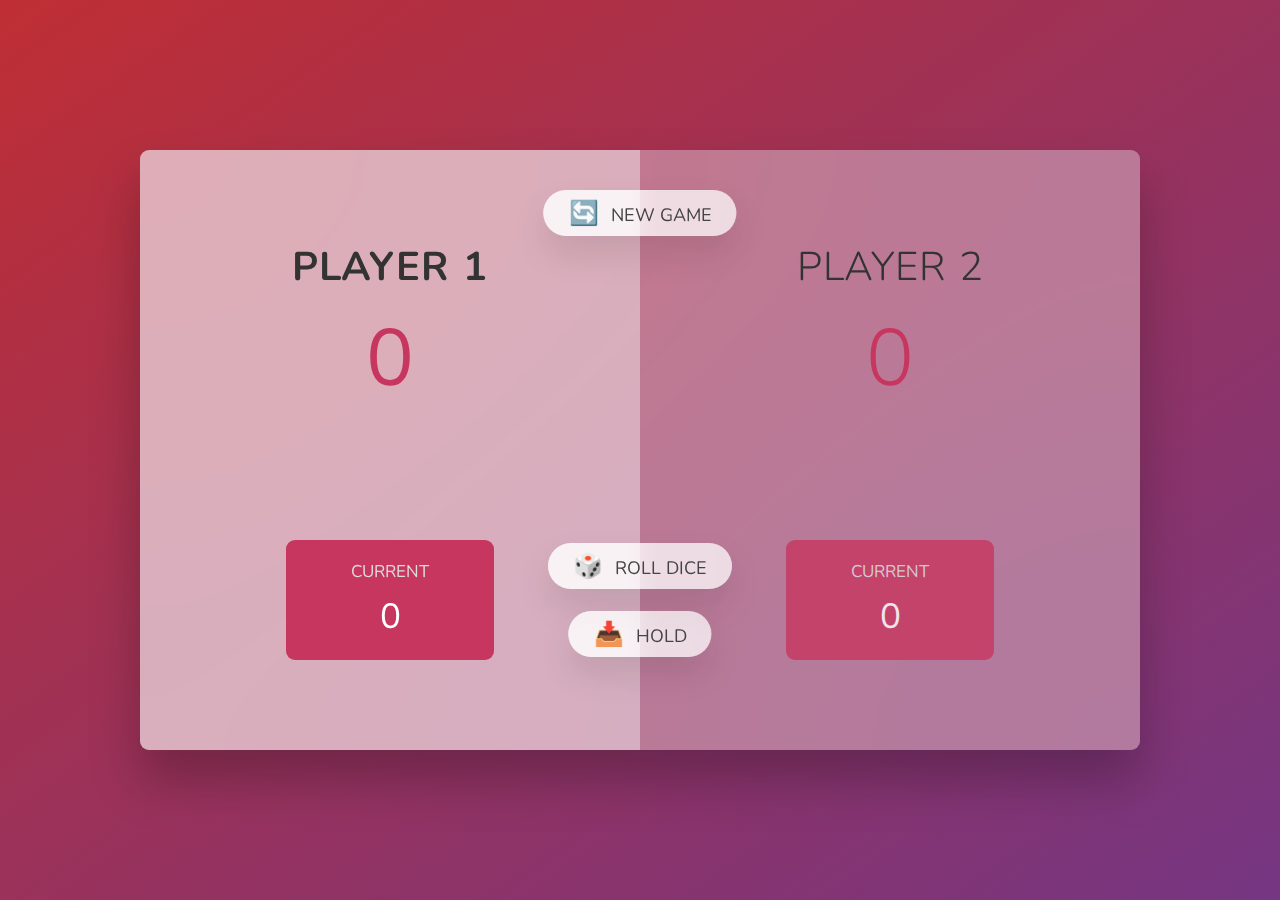
<file: PIG_GAME/index.html>
<!DOCTYPE html>
<html lang="en">
  <head>
    <meta charset="UTF-8" />
    <meta name="viewport" content="width=device-width, initial-scale=1.0" />
    <meta http-equiv="X-UA-Compatible" content="ie=edge" />
    <link rel="stylesheet" href="style.css" />
    <title>Pig Game</title>
  </head>
  <body>
    <main>
      <section class="player player--0 player--active">
        <h2 class="name" id="name--0">Player 1</h2>
        <p class="score" id="score--0">43</p>
        <div class="current">
          <p class="current-label">Current</p>
          <p class="current-score" id="current--0">0</p>
        </div>
      </section>
      <section class="player player--1">
        <h2 class="name" id="name--1">Player 2</h2>
        <p class="score" id="score--1">24</p>
        <div class="current">
          <p class="current-label">Current</p>
          <p class="current-score" id="current--1">0</p>
        </div>
      </section>

      <img src="dice-5.png" alt="Playing dice" class="dice" />
      <button class="btn btn--new">🔄 New game</button>
      <button class="btn btn--roll">🎲 Roll dice</button>
      <button class="btn btn--hold">📥 Hold</button>
    </main>
    <script src="script1.js"></script>
  </body>
</html>
</file>
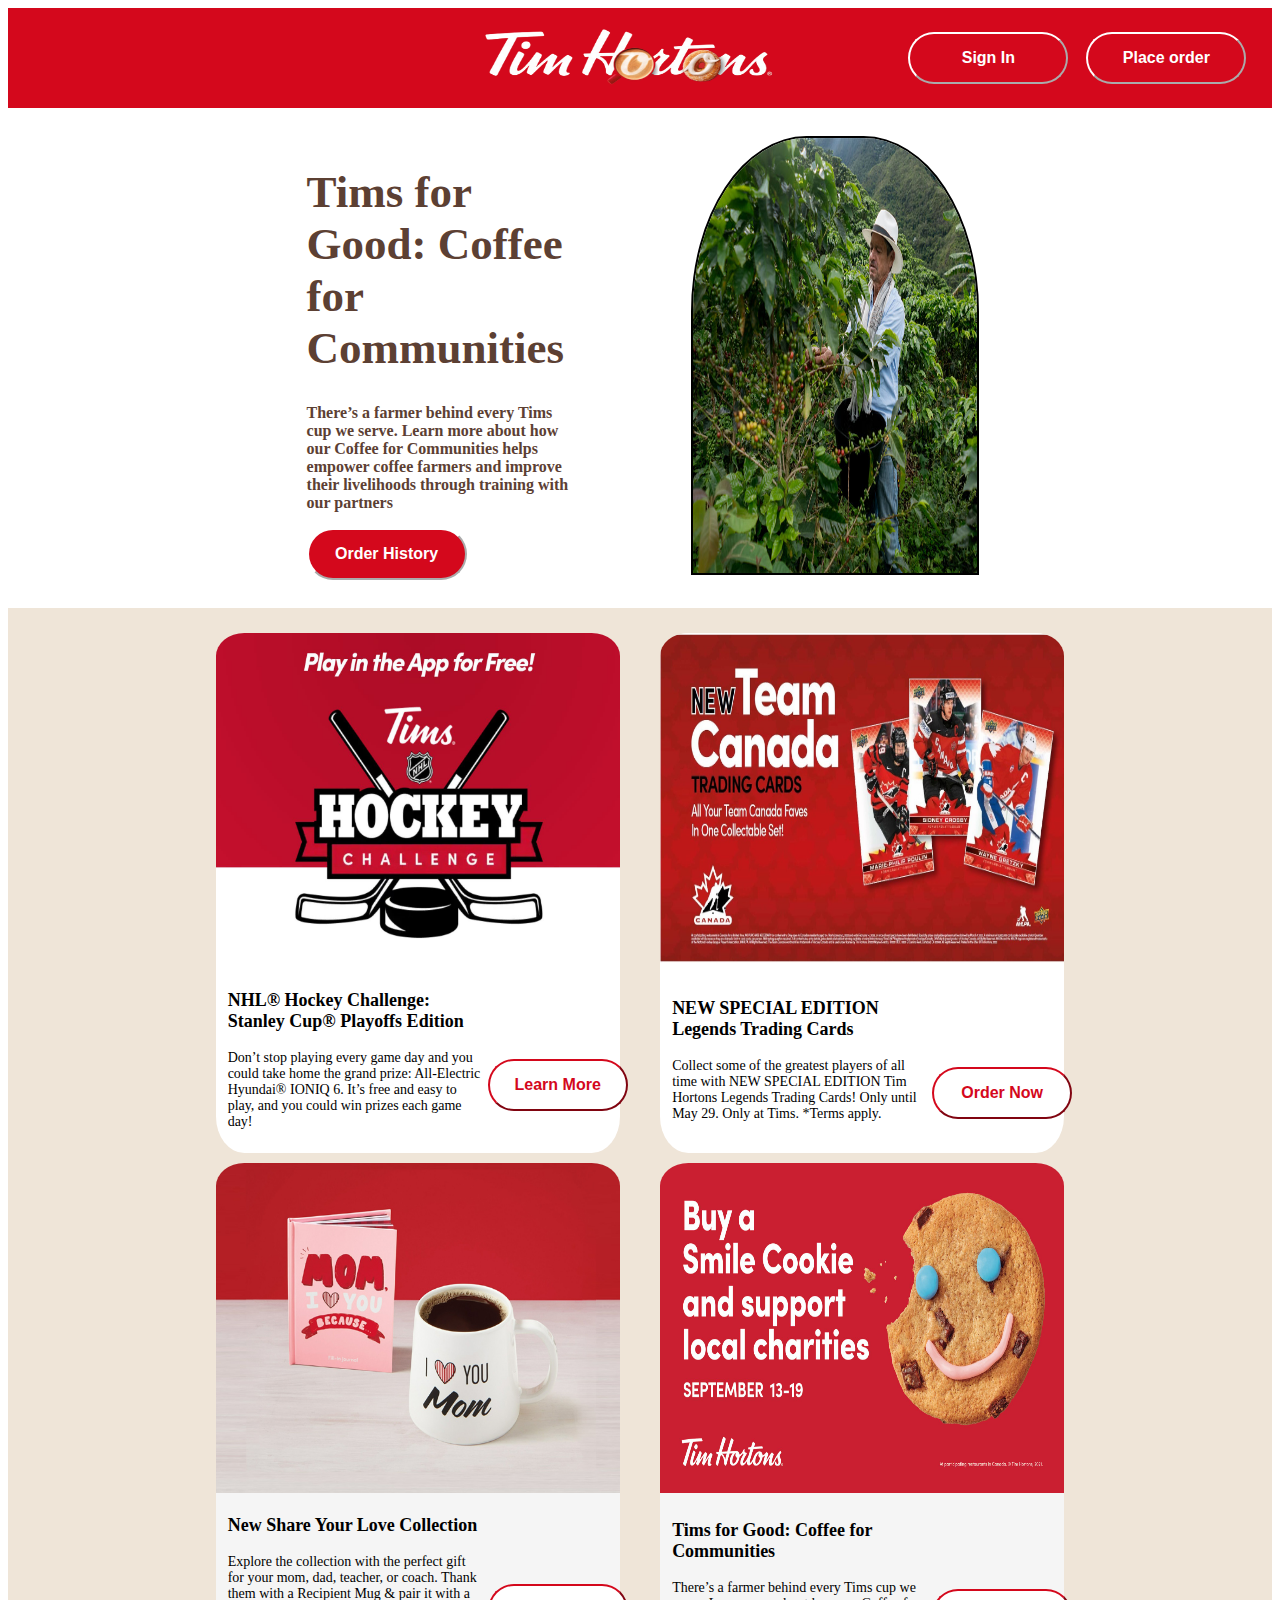
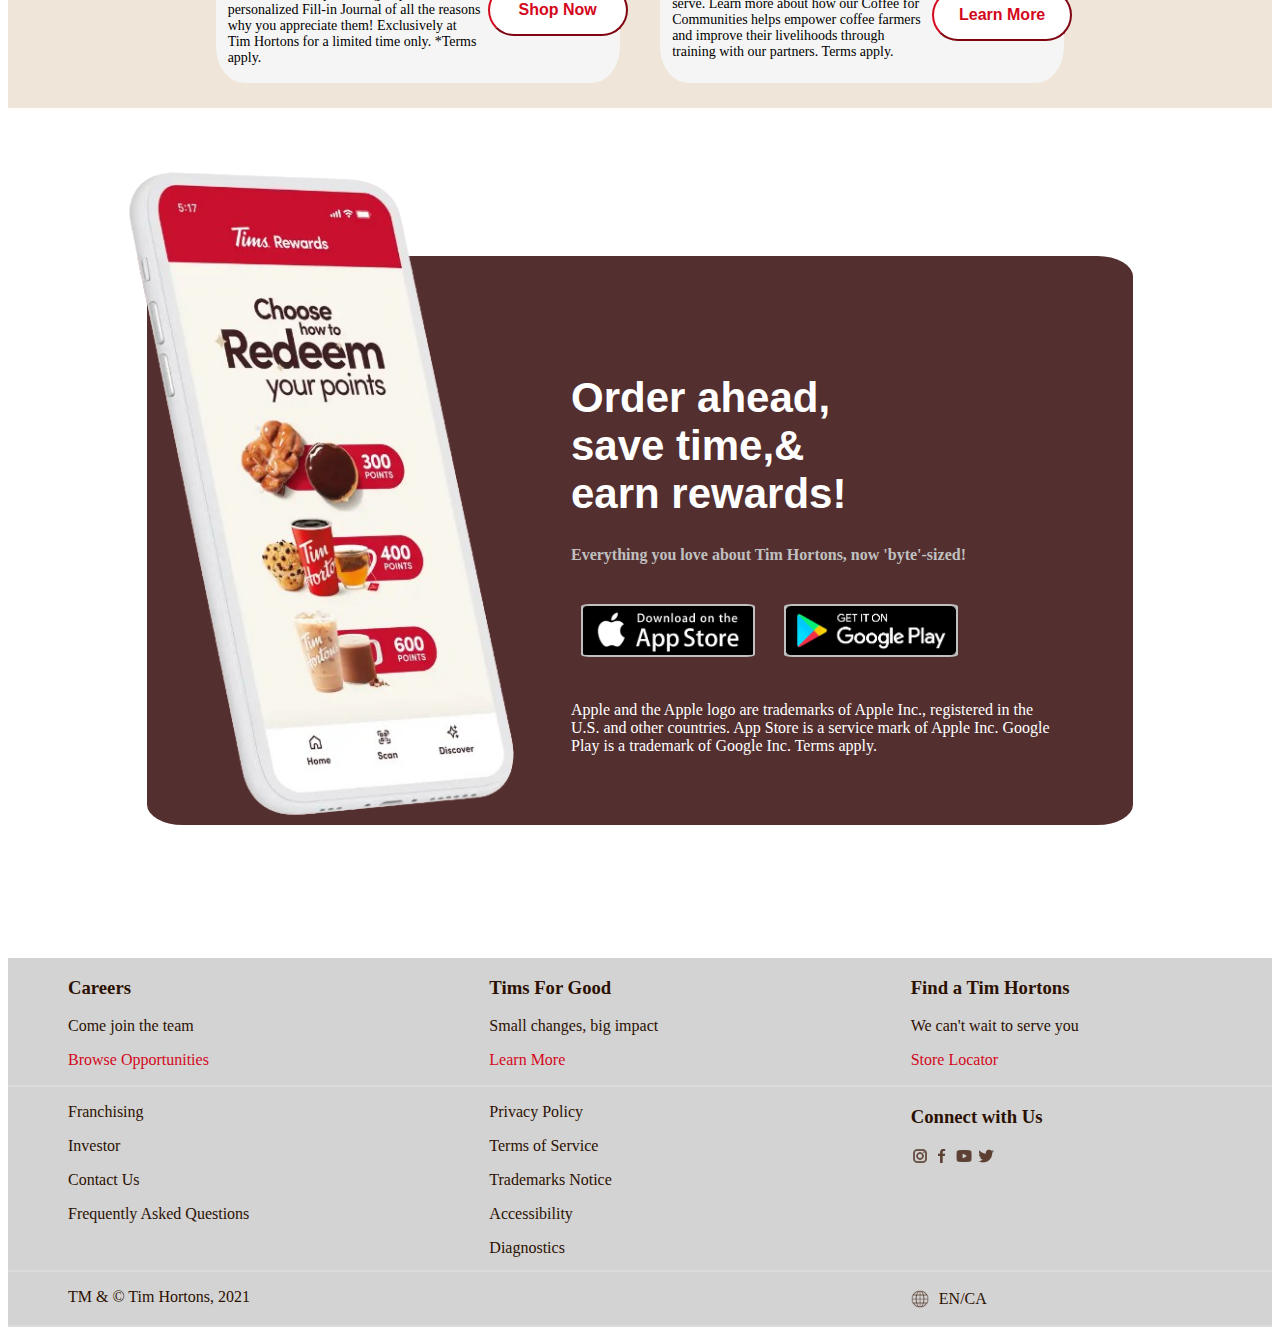
<file: Tim_Hortons_Project/index.html>
<!DOCTYPE html>
<html lang="en">
<head>
    <meta charset="UTF-8">
    <meta http-equiv="X-UA-Compatible" content="IE=edge">
    <meta name="viewport" content="width=device-width, initial-scale=1.0">
    <link rel="stylesheet" href="css/index.css">
    <title>Document</title>
</head>
<body>
    <div class="main-container">
        <section id="header">
            <div class="item header-container">
                <div class="header-item1">
                    <a href="index.html">
                        <img id="label1" src="images/Tim_Hortons-Advert.png" alt="label">
                    </a>  
                </div>
                <div class="header-item2">
                    <a href="Sign-in.html">
                        <input type="button" id="Sign-In" class="other-button" value="Sign In">
                    </a>
                    <a href="order.html">
                        <input type="button" value="Place order" class="other-button">
                    </a>
                    
                </div>
            </div>
        </section>
        <section>
            <div class="item intro-container" >
                <div class="intro-item1">
                   <h1 id="intro-header">
                     Tims for Good:
                     Coffee for    
                     Communities   
                   </h1>
                    <p>
                        There’s a farmer behind every Tims cup we serve. Learn 
                        more about how our Coffee for Communities helps empower
                        coffee farmers and improve their
                        livelihoods through training with our partners
                    </p>     
                    <div>
                        <a href="Sign-in.html" id="wierd-link">
                        <input type="button" value="Order History" class="other-button" id="wierd-button">
                        </a>
                    </div>       
                </div>
                <div class="intro-item2">
                    <img id="hero-image" src="images/tim_hortons_coffee.jpg">
                </div>
            </div>
        </section>
      
        <div class="item cupon-container" >
            <div class="cupon cupon-item1">
                <img class="cupon-images" src="images/hokey.jpg" id="hockey" alt="hockey-image">
                <div class="cupon-body">
                    <div class="cupon-paragraphs">
                        <p class="para-header">
                            NHL® Hockey Challenge: Stanley Cup®
                            Playoffs Edition​
                         </p>
                         <p class="para-body">
                            Don’t stop playing every game day and you could take home the grand prize: 
                            All-Electric Hyundai® IONIQ 6. It’s free and easy to play, and you could win prizes each game day!
                         </p>
                    </div>
                     <a href="https://www.timhortons.ca/tims-nhl-hockey-challenge">
                        <input type="button"  value="Learn More" class="para-button">
                    </a>
                </div>
            </div>
            <div class="cupon cupon-item2">
                <img class="cupon-images" src="images/legend_trading.jpg" id="legend" alt="legend">
                <div class="cupon-body">
                    <div class="cupon-paragraphs">
                        <p class="para-header">
                            NEW SPECIAL EDITION Legends​ Trading
                            Cards
                         </p>
                         <p class="para-body">
                            Collect some of the greatest players of all time​ with NEW 
                            SPECIAL EDITION Tim Hortons Legends​ Trading Cards! Only
                            until May 29. Only at Tims. *Terms apply.
                         </p>
                    </div>
                    <a href="https://www.timhortons.ca/tims-for-good">
                        <input type="button"  value="Order Now" class="para-button">
                    </a>
                </div>
                
            </div>
            <div class="cupon cupon-item3" >
                <img class="cupon-images" src="images/Share_love.jpg" id="legend" alt="legend" >    
                <div class="cupon-body">
                    <div class="cupon-paragraphs">
                        <p class="para-header">
                            New Share Your Love Collection
                         </p>
                         <p class="para-body">
                            Explore the collection with the perfect gift for your mom, dad,
                            teacher, or coach. Thank them with a Recipient Mug & pair it with
                            a personalized Fill-in Journal of all the reasons why you 
                            appreciate them! Exclusively at Tim Hortons​ for a limited time only. *Terms apply.
                         </p>
                    </div>
                    <a href="https://www.timhortons.ca/tims-at-home" >
                        <input type="button"  value="Shop Now" class="para-button">
                    </a>
                </div>
            </div>
            <div class="cupon cupon-item4">
                <img class="cupon-images" src="images/smile.jpg" id="legend" alt="legend">
                <div class="cupon-body">
                    <div class="cupon-paragraphs">
                        <p class="para-header">
                            Tims for Good: Coffee for Communities
                         </p><p class="para-body">
                            There’s a farmer behind every Tims cup we serve. Learn more 
                            about how our Coffee for Communities helps empower coffee 
                            farmers and improve their livelihoods through training with 
                            our partners. Terms apply.
                         </p>
                    </div>
                    <a href="https://www.timhortons.ca/tims-for-good">
                        <input type="button"  value="Learn More"  class="para-button">
                    </a>
                </div>
                
            </div>
        </div>


        <div class="app-container">
            <div class="app-item">
                <div class="app-image">
                    <img src="images/app_phone.png" id="the-phone">
                </div>
                <div class="app-body">
                    <h1>
                        Order ahead,<br>
                        save time,&<br>
                        earn rewards!<br>
                    </h1>
                    <h4>
                     Everything you love about Tim Hortons, now 'byte'-sized!
                    </h4>
                    <div class="app-stores-image-container">
                        <a href="https://apps.apple.com/us/app/tim-hortons/id1143883086">
                            <img  class="app-stores-images"src="images/iphone-app-store.jpg" >
                        </a>
                        <a  href="https://play.google.com/store/apps/details?id=digital.rbi.timhortons&pli=1">
                            <img class="app-stores-images" src="images/get-it-on-google-play-button.png">
                        </a>
                    </div>
                    <p>
                        Apple and the Apple logo are trademarks of Apple Inc., registered in the <br>
                        U.S. and other countries. App Store is a service mark of Apple Inc. Google <br>
                        Play is a trademark of Google Inc. Terms apply. 
                    </p>
                </div>
            </div>
        </div>
        

        <div class="contact-container">
            <div class="contact-item contact-item1">
                <h3>Careers</h3>
                <p>Come join the team</p>
                <a href="https://www.timhortons.ca/join-our-team" class="change-color">
                    <p>Browse Opportunities</p>
                </a>
            </div>
            <div class="contact-item contact-item2">
                <h3>Tims For Good</h3>
                <p>Small changes, big impact</p>
                <a href="https://www.timhortons.ca/tims-for-good"  class="change-color">
                    <p>Learn More</p>
                </a>
            </div>
            <div class="contact-item contact-item3">
                <h3>Find a Tim Hortons</h3>
                <p>We can't wait to serve you</p>
                <a href="https://www.timhortons.ca/store-locator"  class="change-color">
                    <p>Store Locator</p>
                </a>
            </div>
            <div class="contact-item contact-item4" >
                <a href="https://www.timhortons.ca/franchise">
                    <p>Franchising</p>
                </a>
                <a href="https://www.rbi.com/English/investors/investor-home/default.aspx">
                    <p>Investor</p>
                </a>
                <a href="https://www.timhortons.ca/support">
                    <p>Contact Us</p>
                </a>
                <a href="https://www.timhortons.ca/frequently-asked-questions">
                    <p>Frequently Asked Questions</p>
                </a>
            </div>
            <div class="contact-item contact-item5">
                <a href="https://www.timhortons.ca/privacy-policy">
                    <p>Privacy Policy</p>
                </a>
                <a href="https://www.timhortons.ca/terms-of-use">
                    <p>Terms of Service</p>
                </a>
                <a href="https://www.timhortons.ca/trademarks">
                    <p>Trademarks Notice</p>
                </a>
                <a href="https://www.timhortons.ca/accessibility-policy">
                    <p>Accessibility</p>
                </a>
                <a href="https://www.timhortons.ca/accessibility-policy">
                    <p>Diagnostics</p>
                </a>
            </div>
            <div class="contact-item contact-item6">
                <h3>Connect with Us</h3>
                <a href="https://www.instagram.com/TimHortons/">
                    <img class="contact-images" src="images/icons8-instagram-24.png">
                </a>
                 <a href="https://www.facebook.com/TimHortons/">
                    <img class="contact-images" src="images/icons8-facebook-30.png">  
                 </a>
                 <a href="https://www.youtube.com/user/TimHortons">
                    <img class="contact-images" src="images/icons8-youtube-24.png">
                 </a>
                 <a href="https://twitter.com/timhortons/">
                    <img class="contact-images" src="images/icons8-twitter-30.png">
                 </a>
            </div>
            <div class="contact-item contact-item7">
                <p id="copy-write">TM & © Tim Hortons, 2021</p>
                <div class="contact-country">
                    <img class="contact-images" src="images/icons8-world-50.png">
                    <p id="copy-write">EN/CA</p>
                </div> 
            </div> 
            
        </div>
    </div>
</body>
</html>
<script>
    document.getElementById("wierd-button").onclick=function()
    {
        document.getElementById("wierd-link").href="Sign-in.html";
    }
</script>
</file>
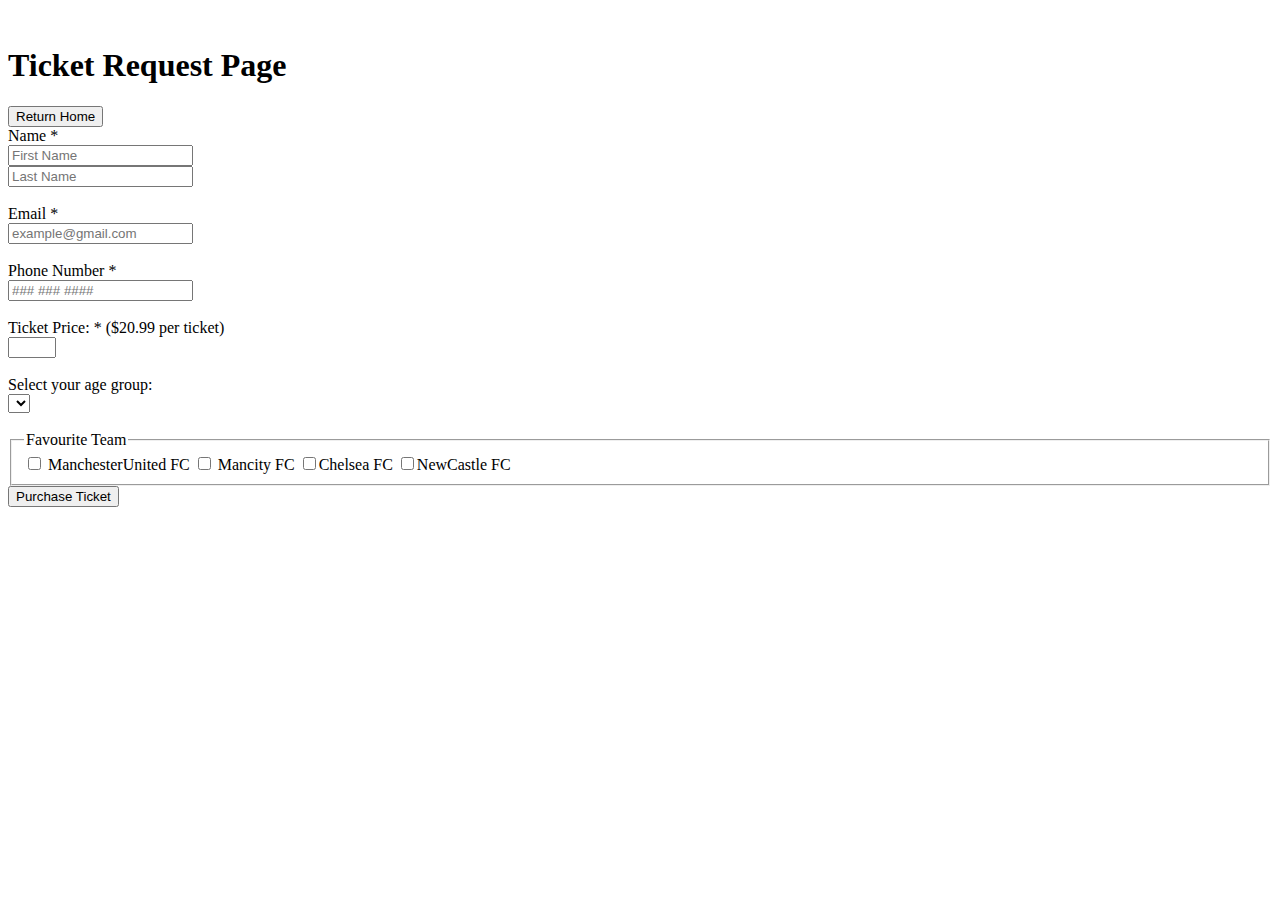
<file: Soccer_Event/src/main/resources/templates/addPage.html>
<!DOCTYPE html>
<html xmlns:th="http://www.thymeleaf.org">
<head>
<meta charset="ISO-8859-1">
<title>Insert title here</title>
<link rel="stylesheet" th:href="@{/css/addPage.css}">
</head>
<body>
	<header>
			<img th:src="@{/images/ball.png}">
		    <h1>Ticket Request Page</h1>
	</header>
	
	
	<a th:href="@{/}">
	<button class="btn10">Return Home</button>
	</a>
	
	
<form th:action="@{/addPageSubmition}" method="get" th:object="${ticketOrder}">
	<section>
		<label>Name<span> *</span></label><br>
		<input type="text" placeholder="First Name" th:field="*{firstName}" required><br>
		<input type="text" placeholder="Last Name"  th:field="*{lastName}" required>
	</section>
	<br>
	
	<section>
		<label>Email<span> *</span></label><br>
		<input type="email" placeholder="example@gmail.com" th:field="*{email}" required>
	</section>
	<br>
	
	<section>
		<label>Phone Number<span> *</span></label><br>
		<input type="tel" placeholder="### ### ####" th:field="*{phoneNumber}" required>
	</section>
	<br>
	
	<section>
		<label>Ticket Price: <span>* ($20.99 per ticket)</span></label><br>
		<input type="number" th:field="*{price}" min="1" max="4">
	</section>
	<br>
	
	<section>
		<label>Select your age group:</label><br>
		<select th:field="*{ageGroup}">
			<option th:each="x : *{ageGroups}" th:text="${x}" th:value="${x}"></option>
		</select>
	</section>
	<br>
	
	<fieldset>
		<legend>Favourite Team</legend>
		<input type="checkbox" th:field="*{unitedFC}"> ManchesterUnited FC
		<input type="checkbox" th:field="*{cityFC}"> Mancity FC
		<input type="checkbox" th:field="*{chelseaFC}">Chelsea FC
		<input type="checkbox" th:field="*{castleFC}">NewCastle FC
	</fieldset>
	
	<section>
		<input type="submit" value="Purchase Ticket" class="btn11">
	</section>
	
</form>
</body>
</html>
</file>
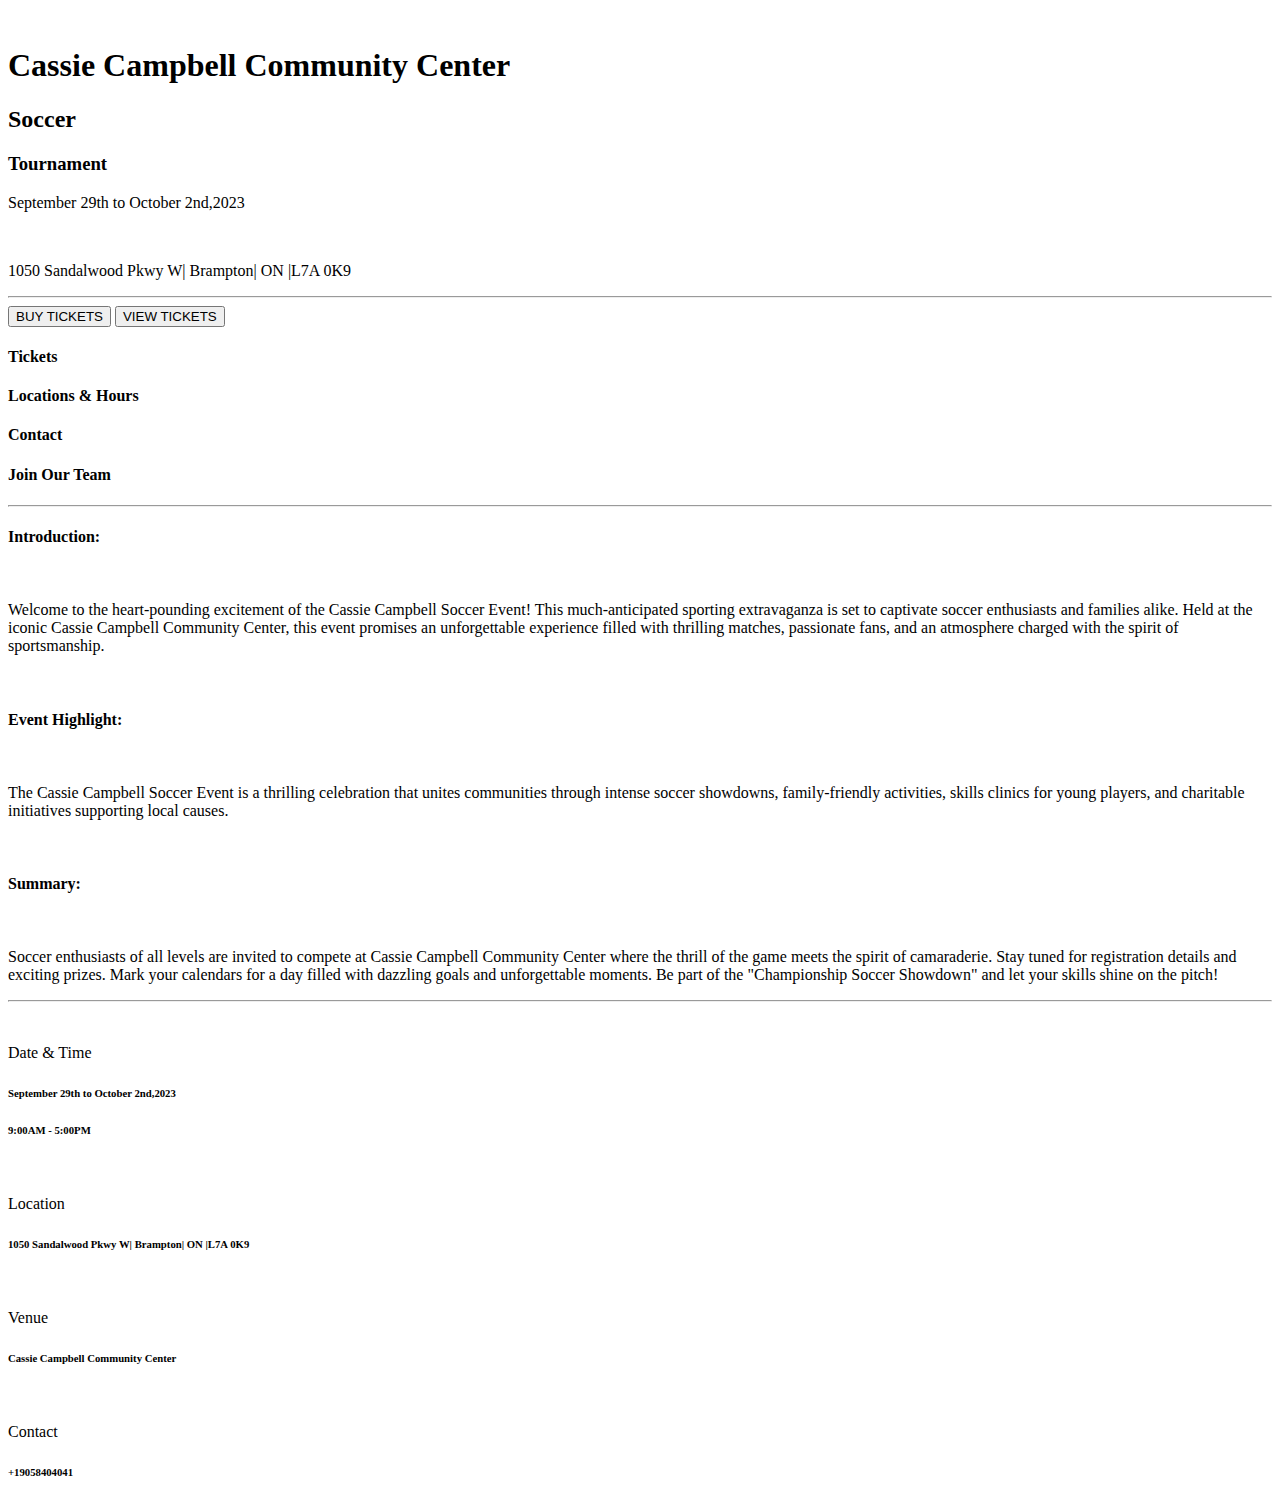
<file: Soccer_Event/src/main/resources/templates/root.html>
<!DOCTYPE html>
<html xmnls:th="http://www.thymeleaf.org">
<head>
<meta charset="ISO-8859-1">
<title>Insert title here</title>
<link rel="stylesheet" th:href="@{/css/rootPage.css}">
</head>
<body>
	<header>
			<img th:src="@{/images/ball.png}">
		    <h1>Cassie Campbell Community Center</h1>
	</header>
<main>
	<div class="advert">
	<h2>Soccer</h2>
	<h3>Tournament</h3>
	<p class="date">September 29th to October 2nd,2023</p>
	<br>
	<p class="date">1050 Sandalwood Pkwy W| Brampton| ON |L7A 0K9</p>
	</div>
	<hr>
	<div class="advert-button">
		<a th:href="@{/addPage}">
		<button  class="btn10">BUY TICKETS</button>
	</a>
	<a th:href="@{/viewPage}">
		<button  class="btn10">VIEW TICKETS</button>
	</a>
	</div>
</main>
<section class="details">
	<a th:href="@{/addPage}">
		<h4 class="btn11">
			Tickets
		</h4>
	</a>
	<a th:href="@{https://www.google.com/maps/dir/43.7210506,-79.7512026/cassie+campbell+community+centre+brampton+location/@43.7194598,-79.8789262,12z/data=!3m1!4b1!4m9!4m8!1m1!4e1!1m5!1m1!1s0x882b1474fa809b4d:0xb878d394056b2e88!2m2!1d-79.8244337!2d43.6969327?entry=ttu}">
		<h4 class="btn11">Locations & Hours</h4>
	</a>
	<a th:href="@{https://www.311brampton.ca/?_ga=2.234195294.1728291347.1696075601-1326122787.1696075601}">
		<h4 class="btn11">Contact</h4>
	</a>
	<a th:href="@{https://www.brampton.ca/EN/residents/Recreation/Pages/Rec-Jobs.aspx}">
		<h4 class="btn11">Join Our Team</h4>
	</a>
</section>
 <hr>

<section class="info">
		<h4>Introduction:</h4><br>
        <p>
            Welcome to the heart-pounding excitement of the Cassie Campbell Soccer Event! This much-anticipated sporting
            extravaganza is set to captivate soccer enthusiasts and families alike. Held at the iconic Cassie Campbell
            Community Center, this event promises an unforgettable experience filled with thrilling matches, passionate
            fans, and an atmosphere charged with the spirit of sportsmanship.
        </p>
		<br>
		<h4>Event Highlight:</h4><br>
       <p>
		   The Cassie Campbell Soccer Event is a thrilling celebration that unites communities through intense soccer showdowns, family-friendly activities, skills clinics for young players, and charitable initiatives supporting local causes.
	   </p>
	   <br>
		<h4>Summary:</h4><br>
        <p>Soccer enthusiasts of all levels are invited to compete at Cassie Campbell Community Center where the thrill
            of the game meets the spirit of camaraderie. Stay tuned for registration details and exciting prizes. Mark
            your calendars for a day filled with dazzling goals and unforgettable moments. Be part of the
            "Championship Soccer Showdown" and let your skills shine on the pitch!
        </p>
    </section>
<hr>
<div class="container">
	<div class="item">
		<a th:href="@{https://calendar.google.com/calendar/u/0/r?pli=1}">
		<img th:src="@{/images/date.png}">
		<p>Date & Time</p>
		<h6>September 29th to October 2nd,2023</h6>
		</a>
		<h6>9:00AM - 5:00PM</h6>
	</div >
	<div class="item">
		<a th:href="@{https://www.google.com/maps/dir/43.7210506,-79.7512026/cassie+campbell+community+centre+brampton+location/@43.7194598,-79.8789262,12z/data=!3m1!4b1!4m9!4m8!1m1!4e1!1m5!1m1!1s0x882b1474fa809b4d:0xb878d394056b2e88!2m2!1d-79.8244337!2d43.6969327?entry=ttu}">
		<img th:src="@{/images/map.png}" id="map">
		<p>Location</p>
			<h6>1050 Sandalwood Pkwy W| Brampton| ON |L7A 0K9</h6>
		</a>
		
	</div>
	<div class="item">
		<a th:href="@{https://www.brampton.ca/EN/residents/Recreation/Community-Centres/Pages/Cassie-Campbell.aspx}">
		<img th:src="@{/images/venue.png}">
		<p>Venue</p>
			<h6>Cassie Campbell Community Center</h6>
		</a>
		
	</div >
	<div class="item">
		<a th:href="@{https://www.311brampton.ca/?_ga=2.234195294.1728291347.1696075601-1326122787.1696075601}">
			<img th:src="@{/images/phone.png}">
			<p>Contact</p>
			<h6>+19058404041</h6>
		</a>
		
	</div>
</div>
</body>
</html>
</file>
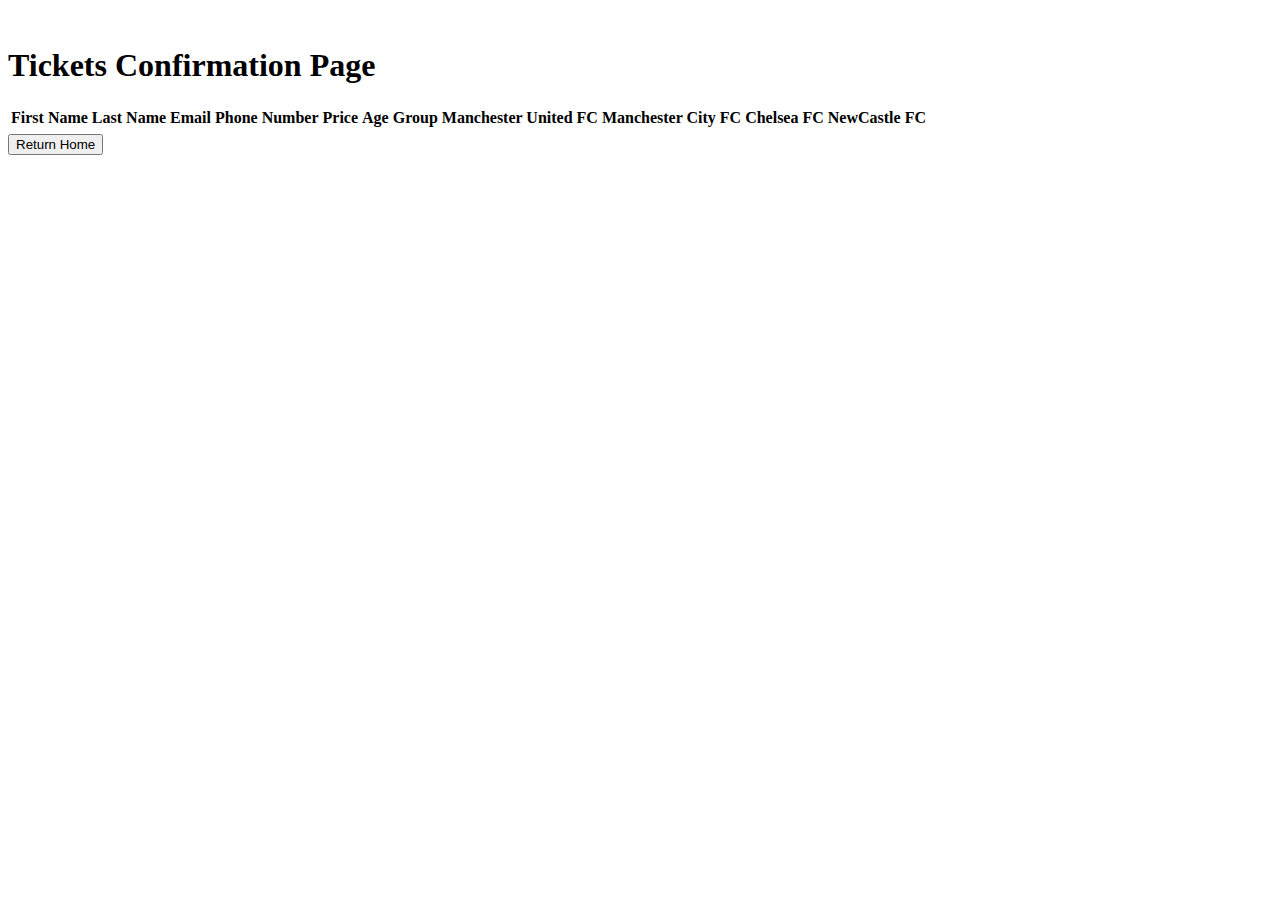
<file: Soccer_Event/src/main/resources/templates/viewPage.html>
<!DOCTYPE html>
<html xmlns:th="http://www.thymeleaf.org">
<head>
<meta charset="ISO-8859-1">
<title>Insert title here</title>
<link rel="stylesheet" th:href="@{/css/viewPage.css}">
</head>
<body>
<header>
	<img th:src="@{/images/ball.png}">
	<h1>Tickets Confirmation Page</h1>
</header>
<table>
	<th>First Name</th>
	<th>Last Name</th>
	<th>Email</th>
	<th>Phone Number</th>
	<th>Price</th>
	<th>Age Group</th>
	<th>Manchester United FC</th>
	<th>Manchester City FC</th>
	<th>Chelsea FC</th>
	<th>NewCastle FC</th>
	<tr th:each="tickets : ${ticketInfo}">
		<td th:text="${tickets.firstName}"></td>
		<td th:text="${tickets.lastName}"></td>
		<td th:text="${tickets.email}"></td>
		<td th:text="${tickets.phoneNumber}"></td>
		<td th:text="'$'+${tickets.price *20.99}"></td>
		<td th:text="${tickets.ageGroup}"></td>
		<td th:text="${tickets.unitedFC}"></td>
		<td th:text="${tickets.cityFC}"></td>
		<td th:text="${tickets.chelseaFC}"></td>
		<td th:text="${tickets.castleFC}"></td>
	</tr>
</table>
<a th:href="@{/}">
	<button class="btn10">Return Home</button>
</a>
</body>
</html>
</file>
<file: PIG_GAME/style.css>
@import url('https://fonts.googleapis.com/css2?family=Nunito&display=swap');

* {
  margin: 0;
  padding: 0;
  box-sizing: inherit;
}

html {
  font-size: 62.5%;
  box-sizing: border-box;
}

body {
  font-family: 'Nunito', sans-serif;
  font-weight: 400;
  height: 100vh;
  color: #333;
  background-image: linear-gradient(to top left, #753682 0%, #bf2e34 100%);
  display: flex;
  align-items: center;
  justify-content: center;
}

/* LAYOUT */
main {
  position: relative;
  width: 100rem;
  height: 60rem;
  background-color: rgba(255, 255, 255, 0.35);
  backdrop-filter: blur(200px);
  filter: blur();
  box-shadow: 0 3rem 5rem rgba(0, 0, 0, 0.25);
  border-radius: 9px;
  overflow: hidden;
  display: flex;
}

.player {
  flex: 50%;
  padding: 9rem;
  display: flex;
  flex-direction: column;
  align-items: center;
  transition: all 0.75s;
}

/* ELEMENTS */
.name {
  position: relative;
  font-size: 4rem;
  text-transform: uppercase;
  letter-spacing: 1px;
  word-spacing: 2px;
  font-weight: 300;
  margin-bottom: 1rem;
}

.score {
  font-size: 8rem;
  font-weight: 300;
  color: #c7365f;
  margin-bottom: auto;
}

.player--active {
  background-color: rgba(255, 255, 255, 0.4);
}
.player--active .name {
  font-weight: 700;
}
.player--active .score {
  font-weight: 400;
}

.player--active .current {
  opacity: 1;
}

.current {
  background-color: #c7365f;
  opacity: 0.8;
  border-radius: 9px;
  color: #fff;
  width: 65%;
  padding: 2rem;
  text-align: center;
  transition: all 0.75s;
}

.current-label {
  text-transform: uppercase;
  margin-bottom: 1rem;
  font-size: 1.7rem;
  color: #ddd;
}

.current-score {
  font-size: 3.5rem;
}

/* ABSOLUTE POSITIONED ELEMENTS */
.btn {
  position: absolute;
  left: 50%;
  transform: translateX(-50%);
  color: #444;
  background: none;
  border: none;
  font-family: inherit;
  font-size: 1.8rem;
  text-transform: uppercase;
  cursor: pointer;
  font-weight: 400;
  transition: all 0.2s;

  background-color: white;
  background-color: rgba(255, 255, 255, 0.6);
  backdrop-filter: blur(10px);

  padding: 0.7rem 2.5rem;
  border-radius: 50rem;
  box-shadow: 0 1.75rem 3.5rem rgba(0, 0, 0, 0.1);
}

.btn::first-letter {
  font-size: 2.4rem;
  display: inline-block;
  margin-right: 0.7rem;
}

.btn--new {
  top: 4rem;
}
.btn--roll {
  top: 39.3rem;
}
.btn--hold {
  top: 46.1rem;
}

.btn:active {
  transform: translate(-50%, 3px);
  box-shadow: 0 1rem 2rem rgba(0, 0, 0, 0.15);
}

.btn:focus {
  outline: none;
}

.dice {
  position: absolute;
  left: 50%;
  top: 16.5rem;
  transform: translateX(-50%);
  height: 10rem;
  box-shadow: 0 2rem 5rem rgba(0, 0, 0, 0.2);
}

.player--winner {
  background-color: #2f2f2f;
}

.player--winner .name {
  font-weight: 700;
  color: #c7365f;
}
.hidden {
  display: none;
}
</file>
<file: Tim_Hortons_Project/css/index.css>
.main-container {
  display: grid;
  grid-template-columns: auto;
}
/* Header container start*/
.header-container {
  display: grid;
  grid-template-columns: 70% 30%;
  background-color: rgb(212, 8, 28);
  height: 100px;
}
#label1 {
  display: inline-grid;
  width: 500px;
  height: 180px;
  position: absolute;
  top: 8%;
  left: 70%;
  transform: translate(-50%, -50%);
}
.header-item1 {
  display: grid;
  justify-content: center;
  position: relative;
  align-content: start;
}
.header-item2 {
  display: grid;
  align-content: center;
  justify-content: center;
  grid-template-columns: auto auto;
  column-gap: 8px;
  height: 100px;
  margin-bottom: 500px;
}
.other-button {
  margin-right: 10px;
  border-radius: 30px;
  padding: 15px 5px;
  text-decoration: none;
  width: 160px;
  display: inline-block;
  font-size: 16px;
  background-color: rgb(212, 8, 28);
  color: white;
  font-weight: bold;
  border-color: white;
}
.other-button:hover {
  background-color: white;
  color: rgb(212, 8, 28);
}
/* Header container end*/

/* intro container start*/
.intro-container {
  display: grid;
  grid-template-columns: 24% 30%;
  background-color: white;
  height: 500px;
  align-content: center;
  justify-content: center;
  column-gap: 5%;
}
#intro-header {
  font-family: "Times New Roman", Times, serif;
  font-size: 45px;
}
.intro-item1 {
  height: 98%;
  margin-left: 13%;
  font-family: "Times New Roman", Times, serif;
  font-weight: bold;
  color: #5c4033;
}
.intro-item2 {
  font-family: "Times New Roman", Times, serif;
  font-weight: bold;
  border-top-left-radius: 20%;
  border-top-right-radius: 20%;
}
#hero-image {
  margin-left: 15%;
  width: 75%;
  height: 98%;
  border-width: 2px;
  border-style: solid;
  border-top-left-radius: 40%;
  border-top-right-radius: 40%;
}
/* intro container end*/

/* cupon container start*/
.cupon-container {
  display: grid;
  grid-template-columns: 32% 32%;
  background-color: #efe5d8;
  column-gap: 40px;
  height: 1100px;
  align-content: center;
  row-gap: 10px;
  justify-content: center;
}
.cupon {
  height: 520px;
  display: grid;
  border-radius: 7%;
  background-color: whitesmoke;
}
.cupon:hover {
  height: 550px;
}
.cupon-item1 {
  background-color: white;
  color: black;
}
.cupon-item2 {
  background-color: white;
  color: black;
}
.cupon-images {
  width: 100%;
  border-top-left-radius: 7%;
  border-top-right-radius: 7%;
  border-width: 2px;
  height: 330px;
}
.para-button {
  margin-right: 10px;
  margin-top: 74%;
  border-radius: 30px;
  padding: 15px 5px;
  text-decoration: none;
  width: 140px;
  display: inline-block;
  font-size: 16px;
  background-color: white;
  color: rgb(212, 8, 28);
  font-weight: bold;
  border-color: rgb(212, 8, 28);
}
.para-button:hover {
  background-color: rgb(212, 8, 28);
  color: white;
}
.cupon-body {
  display: grid;
  grid-template-columns: 65% 30%;
  padding-left: 3%;
  column-gap: 5px;
}
.para-header {
  font-family: Cambria, Cochin, Georgia, Times, "Times New Roman", serif;
  font-weight: bold;
  font-size: 18px;
}
.para-body {
  font-family: Cambria, Cochin, Georgia, Times, "Times New Roman", serif;
  font-size: 14px;
}
/* cupon container end*/

/* app container start*/
.app-container {
  display: grid;
  grid-template-columns: 78%;
  background-color: white;
  height: 850px;
  color: white;
  justify-content: center;
}

.app-item {
  background-color: rgb(83, 47, 47);
  height: 67%;
  border-radius: 3.6%;
  display: grid;
  margin-top: 15%;
  grid-template-columns: 43% 50%;
  position: relative;
}
.app-body {
  padding-top: 90px;
}
h4 {
  color: silver;
}
h1 {
  font-size: 42px;
  font-family: Verdana, Geneva, Tahoma, sans-serif;
}

#the-phone {
  position: absolute;
  top: 42%;
  left: 18%;
  height: 115%;
  transform: translate(-50%, -50%);
}
.app-stores-image-container {
  display: grid;
  grid-template-columns: 40% 30%;
  padding-left: 2%;
  column-gap: 10px;
  margin: 40px 0px;
}
.app-stores-images {
  height: 85%;
  width: 100%;
  border-radius: 5%;
  width: 170px;
  border-color: silver;
  border-style: solid;
  border-width: 2px;
}
/* app container end*/

/* contact container start*/
.contact-container {
  display: grid;
  grid-template-columns: 1fr 1fr 1fr;
  background-color: #d3d3d3;
  grid-template-rows: 35% 50% 15%;
  color: hsl(21, 91%, 9%);
}
.contact-item {
  border-bottom: 2px solid gainsboro;
  padding-left: 60px;
}
.contact-item7 {
  grid-area: 3/1/3 / span 3;
  display: grid;
  grid-template-columns: 70% 30%;
}
.contact-images {
  width: 18px;
  height: 18px;
  color: #2d1102;
}
.contact-images:hover {
  background-color: rgb(198, 109, 109);
}
.contact-country {
  display: flex;
  align-items: center;
  column-gap: 10px;
}
/* unvisited link */
a:link {
  color: hsl(21, 91%, 9%);
  text-decoration: none;
}

/* visited link */
a:visited {
  color: hsl(21, 91%, 9%);
  text-decoration: none;
}

/* mouse over link */
a:hover {
  color: hsl(21, 91%, 9%);
  text-decoration: underline;
}
/* selected link */
a:active {
  color: hsl(21, 91%, 9%);
  text-decoration: none;
}

.change-color:link {
  color: rgb(212, 8, 28);
  text-decoration: none;
}
.change-color:visited {
  color: rgb(212, 8, 28);
  text-decoration: none;
}
.change-color:hover {
  color: rgb(212, 8, 28);
  text-decoration: underline;
}
.change-color:active {
  color: rgb(212, 8, 28);
  text-decoration: none;
}
/* contact container end*/
</file>
